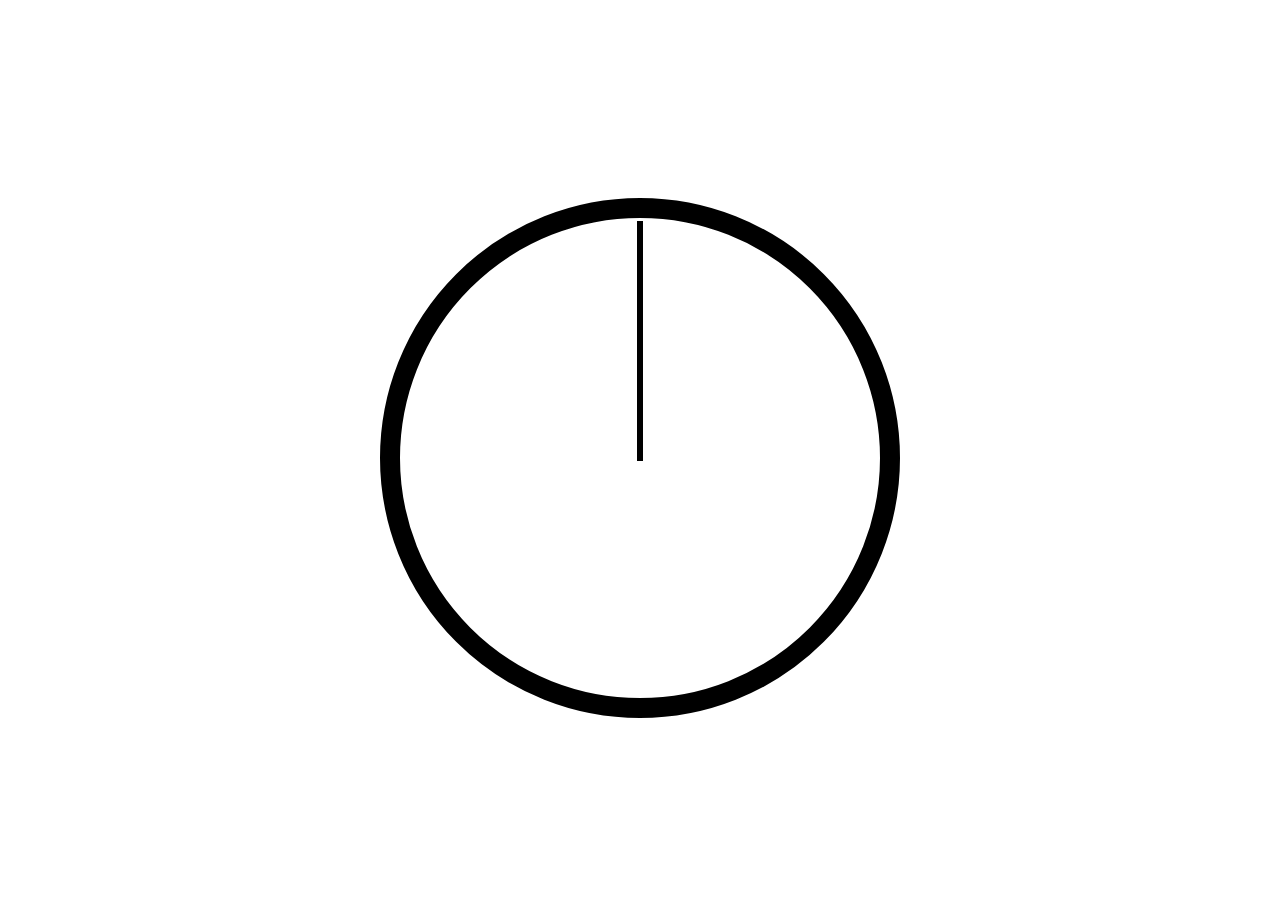
<file: Clock/index.html>
<!DOCTYPE html>
<html lang="en">
<head>
    <meta charset="UTF-8">
    <meta http-equiv="X-UA-Compatible" content="IE=edge">
    <meta name="viewport" content="width=device-width, initial-scale=1.0">
    <link rel="stylesheet" href="style.css">
  
    <title>Clock</title>
</head>
<body>
    <div class="clock">
        <div class="clock-face">
            <div class="hand hourhand"></div>
            <div class="hand minutehand"></div>
            <div class="hand secondhand"></div>
        </div>
    </div>
    <script src="index.js"></script>
</body>
</html>
</file>
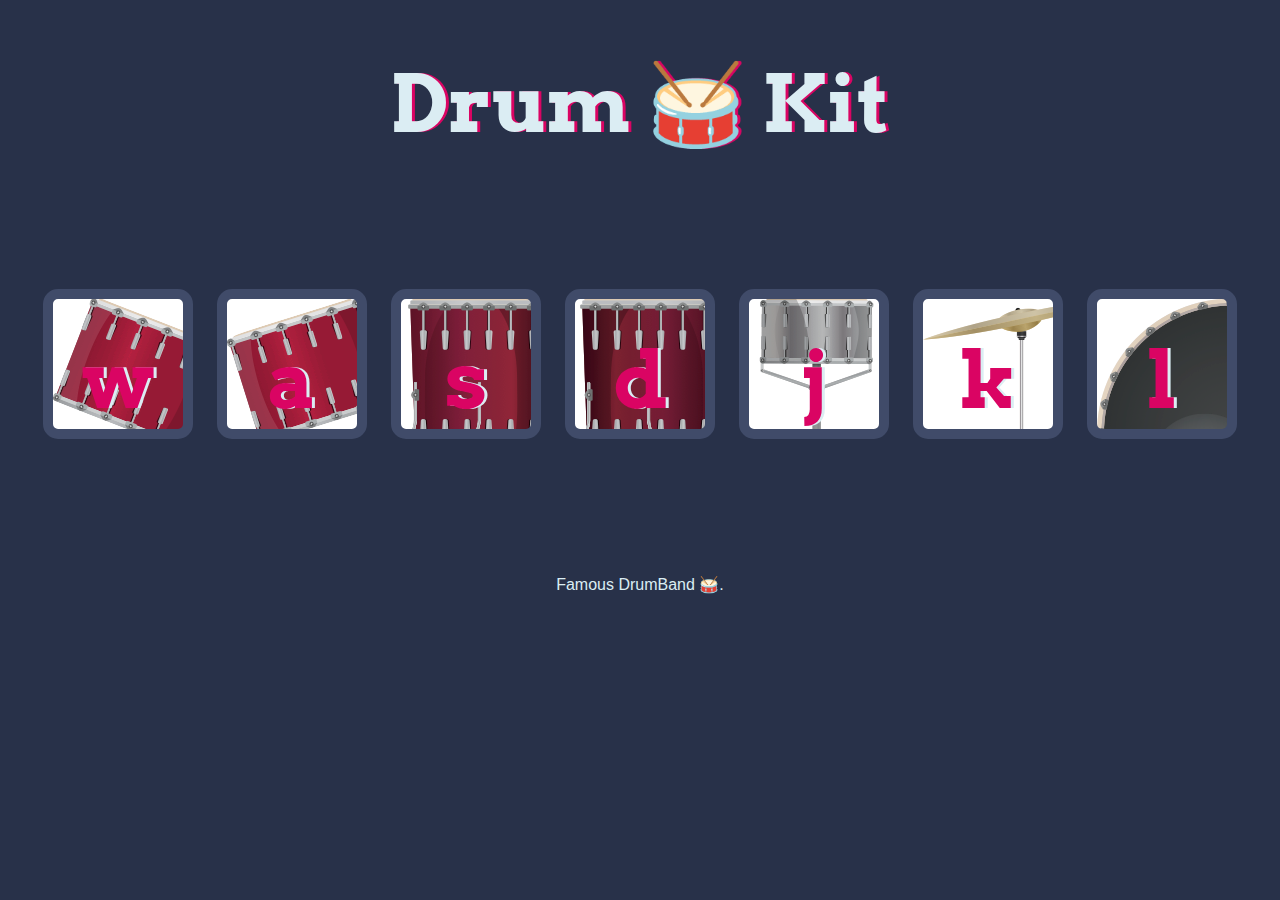
<file: JavaScript Drum Kit/index.html>
<!DOCTYPE html>
<html lang="en">
<head>
    <meta charset="UTF-8">
    <meta http-equiv="X-UA-Compatible" content="IE=edge">
    <meta name="viewport" content="width=device-width, initial-scale=1.0">
    <link rel="stylesheet" href="style.css">
    <link href="https://fonts.googleapis.com/css?family=Arvo" rel="stylesheet">
    <title>Drum Kit</title>
</head>
<body>
    <h1 id="title">Drum 🥁 Kit</h1>
    <div class="set">
        <button class="w drum">w</button>
        <button class="a drum">a</button>
        <button class="s drum">s</button>
        <button class="d drum">d</button>
        <button class="j drum">j</button>
        <button class="k drum">k</button>
        <button class="l drum">l</button>
    </div>


    
    <footer>Famous DrumBand 🥁.</footer>
    <script src="index.js"></script>
</body>

</html>
</file>
<file: Clock/style.css>
body{
   font-size: 2rem;
    display: flex;
    flex: 1;
    min-height: 100vh;
    align-items: center;
}
.clock{
    width: 30rem;
    height: 30rem;
    border: 20px solid;
    border-radius: 50%;
    margin: 50px auto;
    position: relative;
}
.clock-face{
   position: relative;
   width:100%;
   height: 100%;
   transform: rotateY(px);
}
.hand{
    width:50%;
    height:6px;
    background: black;
    position: absolute;
    top: 50%;
    transform-origin: 100%;
    transform: rotate(90deg);
    transition: all 0.05;
    transition-timing-function: cubic-bezier(0.1, 2.7, 0.58, 1);
}
</file>
<file: JavaScript Drum Kit/style.css>
body{
    text-align: center;
    background-color: #283149;
}
h1 {
    font-size: 5rem;
    color: #DBEDF3;
    font-family: "Arvo", cursive;
    text-shadow: 3px 0 #DA0463;
  
  }
.w{
    background-image: url(./images/tom1.png);
}
.a{
    background-image: url(./images/tom2.png);
}
.s{
    background-image: url(./images/tom3.png);
}
.d{
    background-image: url(./images/tom4.png);
}
.j{
    background-image: url(./images/snare.png);
}
.k{
    background-image: url(./images/crash.png);
}
.l{
    background-image: url(./images/kick.png);
}
.drum {
    outline: none;
    border: 10px solid #404B69;
    font-size: 5rem;
    font-family: 'Arvo', cursive;
    line-height: 2;
    font-weight: 900;
    color: #DA0463;
    text-shadow: 3px 0 #DBEDF3;
    border-radius: 15px;
    display: inline-block;
    width: 150px;
    height: 150px;
    text-align: center;
    margin: 10px;
    background-color: white;
  }
  .set {
    margin: 10% auto;
  }
  .pressed {
    box-shadow: 0 3px 4px 0 #DBEDF3;
    opacity: 0.5;
  }
  footer {
    color: #DBEDF3;
    font-family: sans-serif;
  }
</file>
